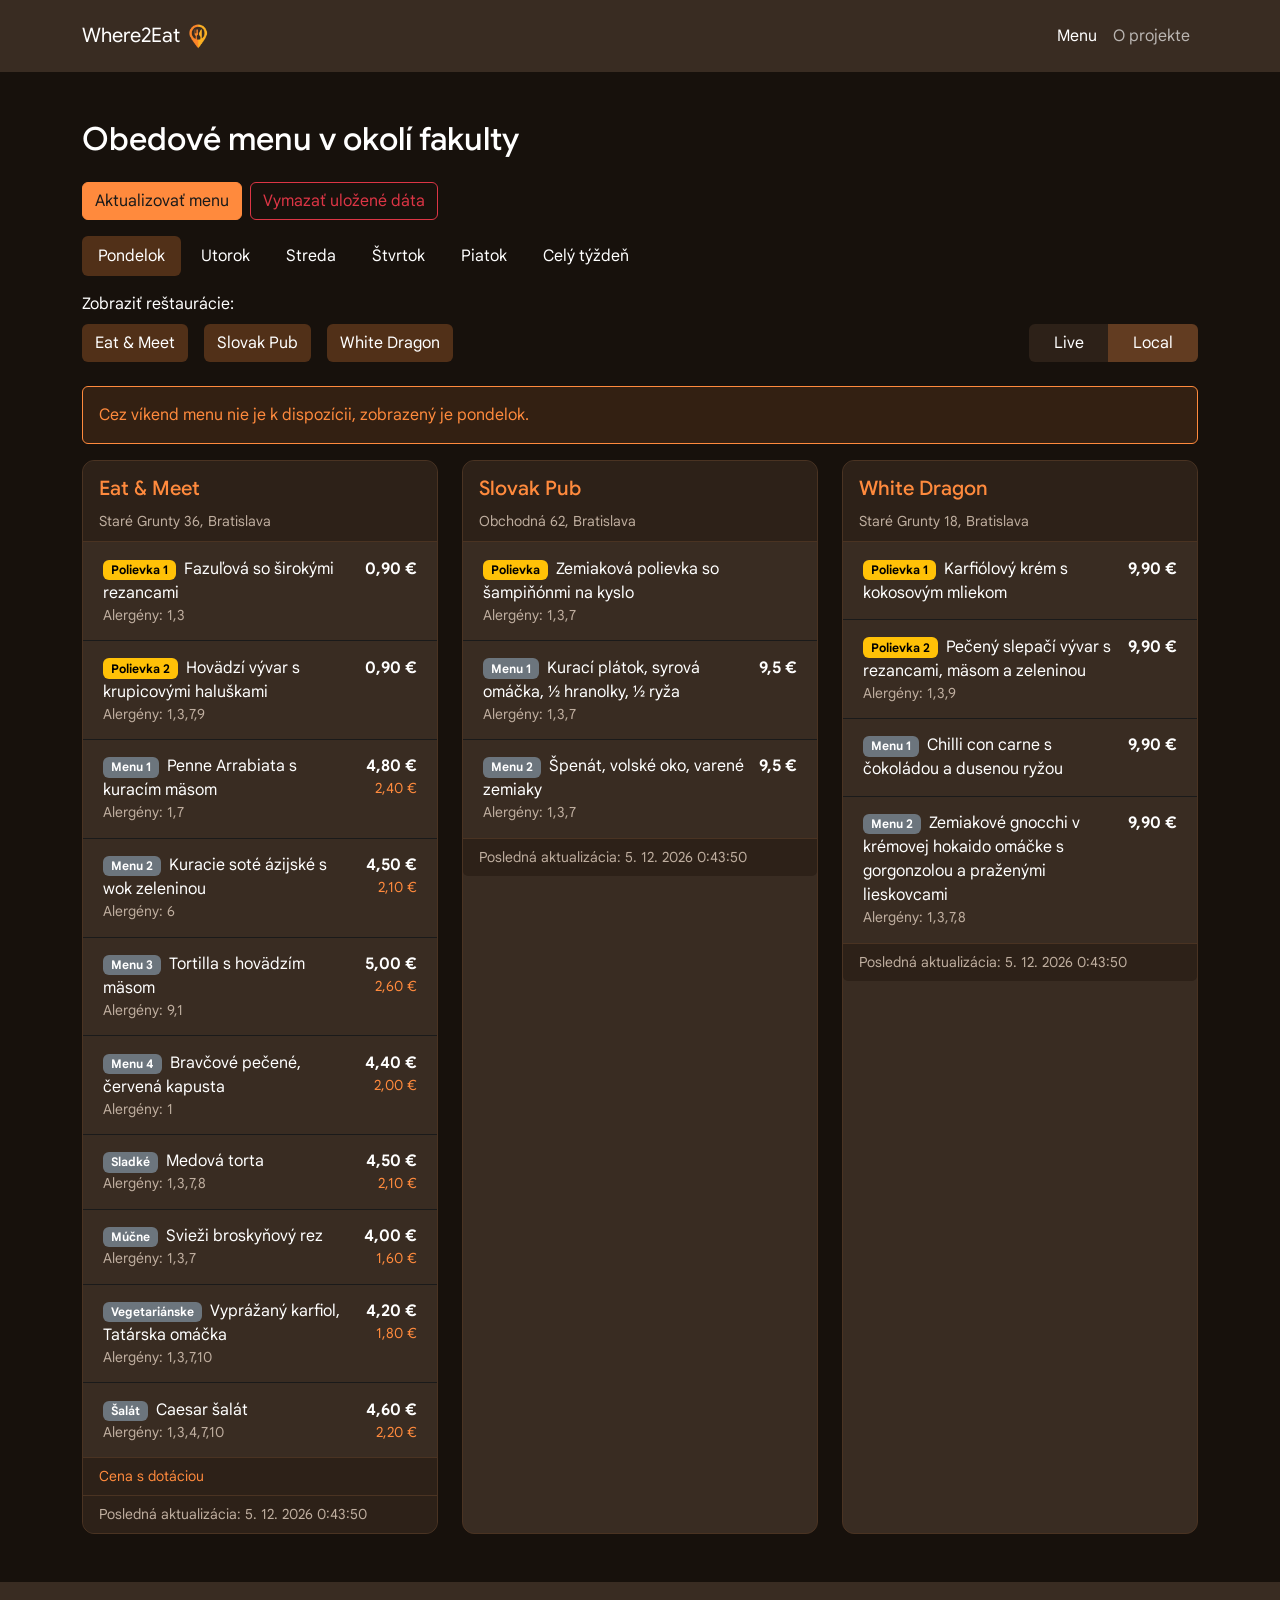
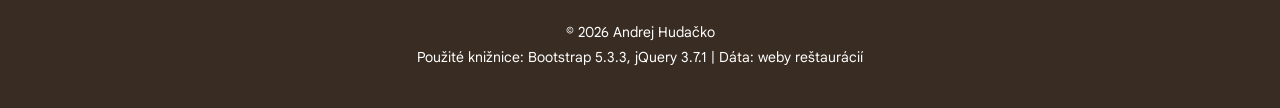
<file: index.html>
<!-- 
    BOOTSTRAP -> classy pri prvkoch: 
        m / p -> margin / padding
        t / b / s / e -> top / bottom / start / end
        x / y -> horizontal (vlavo aj v pravo spolu) / vertical (hore dole spolu)
        bez pismena -> vsetkymi smermi
        cislo (0-5) -> velkost 1 2 3 4 5

        d-flex -> posklada deti vedla seba
        flex-wrap -> povolí zalomenie
        justify-content-between -> roztiahne do kraja
        gap-2 -> medzera mezi nimi
        text-end -> zarovná text doprava
        text-nowrap -> zakaze zalamovanie
        d-none -> skryje prvok
        d-block -> zobrazi prvok ako blok
        container -> vycentruje obsah a obmedzi sirku

-->

<!doctype html>
<html lang="sk" data-bs-theme="dark">

<head>
    <meta charset="UTF-8">
    <meta name="viewport" content="width=device-width, initial-scale=1.0">
    <title>Where2Eat | Obedové menu v okolí FEI</title>
    <meta name="description" content="Denné menu reštaurácií v okolí FEI STU na jednom mieste.">
    <link rel="icon" type="image/png" href="img/favicon.png">

    <meta property="og:title" content="Where2Eat | Obedové menu v okolí FEI">
    <meta property="og:description" content="Denné menu reštaurácií v okolí FEI STU na jednom mieste.">
    <meta property="og:image" content="img/favicon.png">

    <!-- Bootstrap (CSS knižnica) -->
    <link rel="stylesheet" href="https://cdn.jsdelivr.net/npm/bootstrap@5.3.3/dist/css/bootstrap.min.css">
    <!-- vlastné štýly až po Bootstrape, aby ich mohli prepísať -->
    <link rel="stylesheet" href="css/styles.css">
</head>

<body>
    <header>
        <!-- navbar-expand-md: na mobile sa menu zbalí do hamburgera -->
        <nav class="navbar navbar-expand-md bg-body-tertiary py-3">
            <div class="container">
                <a class="navbar-brand" href="index.html">Where2Eat
                    <img src="img/logo.png" alt="Logo Where2Eat" height="28">
                </a>
                <button class="navbar-toggler" type="button" data-bs-toggle="collapse" data-bs-target="#main-nav">
                    <span class="navbar-toggler-icon"></span>
                </button>
                <div class="collapse navbar-collapse" id="main-nav">
                    <ul class="navbar-nav ms-auto">
                        <li class="nav-item">
                            <a class="nav-link active" href="index.html">Menu</a>
                        </li>
                        <li class="nav-item">
                            <a class="nav-link" href="docs/about_project.html">O projekte</a>
                        </li>
                    </ul>
                </div>
            </div>
        </nav>
    </header>

    <main class="container my-4 ">
        <h1 class="h2 mt-5 mb-4">Obedové menu v okolí fakulty</h1>

        <!-- tlačidlá na obnovu a vymazanie dát -->
        <div class="mb-3 d-flex flex-wrap gap-2">
            <button type="button" class="btn btn-primary" id="btn-update">
                Aktualizovať menu
            </button>
            <button type="button" class="btn btn-outline-danger" id="btn-clear">
                Vymazať uložené dáta
            </button>
        </div>

        <!-- výber dňa (JS prepína triedu active) -->
        <nav class="mb-3">
            <ul class="nav nav-pills flex-wrap gap-1" id="day-tabs">
                <li class="nav-item">
                    <button type="button" class="nav-link" data-day="1">Pondelok</button>
                </li>
                <li class="nav-item">
                    <button type="button" class="nav-link" data-day="2">Utorok</button>
                </li>
                <li class="nav-item">
                    <button type="button" class="nav-link" data-day="3">Streda</button>
                </li>
                <li class="nav-item">
                    <button type="button" class="nav-link" data-day="4">Štvrtok</button>
                </li>
                <li class="nav-item">
                    <button type="button" class="nav-link" data-day="5">Piatok</button>
                </li>
                <li class="nav-item">
                    <button type="button" class="nav-link" data-day="week"> Celý týždeň</button>
                </li>
            </ul>
        </nav>

        <!-- filter reštaurácií (zaškrtávacie políčka doplní JS) -->
        <div class="d-flex flex-wrap justify-content-between align-items-end gap-3 mb-4">
            <fieldset>
                <legend class="fs-6">Zobraziť reštaurácie:</legend>
                <div id="restaurant-filter" class="d-flex flex-wrap gap-3"></div>
            </fieldset>

            <div id="source-switch" class="btn-group">
                <input type="radio" class="btn-check" name="source" id="source-live" value="live">
                <label class="btn" for="source-live">Live</label>

                <input type="radio" class="btn-check" name="source" id="source-local" value="local" checked>
                <label class="btn" for="source-local">Local</label>
            </div>
        </div>

        <p id="weekend-msg" class="alert alert-info d-none">
            Cez víkend menu nie je k dispozícii, zobrazený je pondelok.
        </p>
        <!-- indikátor načítavania; d-none = skryté -->
        <div id="loading" class="text-center my-5 d-none">
            <div class="spinner-border"></div>
            <p class="mt-2">Načítavam menu…</p>
        </div>

        <!-- sem JS vykreslí karty reštaurácií -->
        <div id="menu" class="row g-4"></div>
    </main>

    <footer class="bg-body-tertiary py-3 mt-5">
        <div class="container text-center small">
            <p class="mb-1 mt-4">&copy; 2026 Andrej Hudačko</p>
            <p class="mb-4">
                Použité knižnice: Bootstrap 5.3.3, jQuery 3.7.1 | Dáta: weby
                reštaurácií
            </p>
        </div>
    </footer>

    <!-- jQuery a Bootstrap (JS) -->
    <script src="https://code.jquery.com/jquery-3.7.1.min.js"></script>
    <script src="https://cdn.jsdelivr.net/npm/bootstrap@5.3.3/dist/js/bootstrap.bundle.min.js"></script>
    <!-- vlastný kód; poradie: parsery, ukladanie, hlavná logika -->
    <script src="js/parsers.js"></script>
    <script src="js/storage.js"></script>
    <script src="js/app.js"></script>
</body>

</html>
</file>
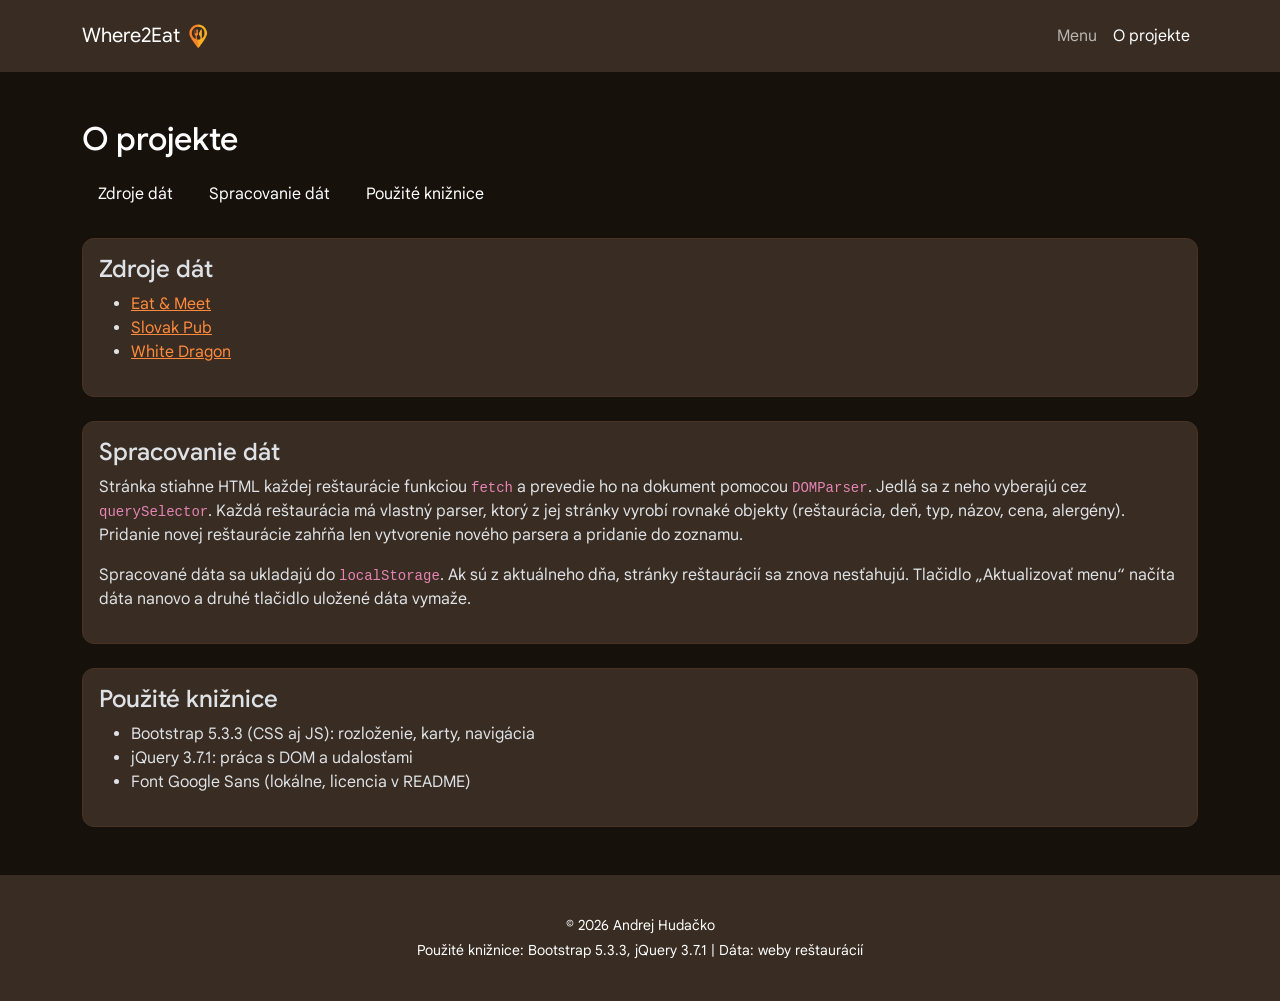
<file: docs/about_project.html>
<!DOCTYPE html>
<html lang="sk" data-bs-theme="dark">
<head>
    <meta charset="UTF-8">
    <meta name="viewport" content="width=device-width, initial-scale=1.0">
    <title>O projekte | Where2Eat</title>
    <link rel="icon" type="image/png" href="../img/favicon.png">

    <meta property="og:title" content="Where2Eat | Obedové menu v okolí FEI">
    <meta property="og:description" content="Denné menu reštaurácií v okolí FEI STU na jednom mieste.">
    <meta property="og:image" content="img/favicon.png">

    <link rel="stylesheet" href="https://cdn.jsdelivr.net/npm/bootstrap@5.3.3/dist/css/bootstrap.min.css">
    <link rel="stylesheet" href="../css/styles.css">
</head>
<body class="d-flex flex-column min-vh-100">
    <header>
      <!-- navbar-expand-md: na mobile sa menu zbalí do hamburgera -->
      <nav class="navbar navbar-expand-md bg-body-tertiary py-3">
        <div class="container">
          <a class="navbar-brand" href="../index.html">Where2Eat
              <img src="../img/logo.png" alt="Logo Where2Eat" height="28">
          </a>
          <button
            class="navbar-toggler"
            type="button"
            data-bs-toggle="collapse"
            data-bs-target="#main-nav"
          >
            <span class="navbar-toggler-icon"></span>
          </button>
          <div class="collapse navbar-collapse" id="main-nav">
            <ul class="navbar-nav ms-auto">
              <li class="nav-item">
                <a class="nav-link" href="../index.html">Menu</a>
              </li>
              <li class="nav-item">
                <a class="nav-link active" href="about_project.html">O projekte</a>
              </li>
            </ul>
          </div>
        </div>
      </nav>
    </header>

    <main class="container my-4">
        <h1 class="h2 mb-3 mt-4">O projekte</h1>

        <!-- navigácia po sekciách stránky (nečíslovaný zoznam) -->
        <nav class="mb-4">
            <ul class="nav nav-pills flex-wrap gap-1">
                <li class="nav-item"><a class="nav-link" href="#zdroje">Zdroje dát</a></li>
                <li class="nav-item"><a class="nav-link" href="#spracovanie">Spracovanie dát</a></li>
                <li class="nav-item"><a class="nav-link" href="#kniznice">Použité knižnice</a></li>
            </ul>
        </nav>

        <section id="zdroje" class="card mb-4">
            <div class="card-body">
            <h2 class="h4">Zdroje dát</h2>
            <ul>
                <li><a href="https://eatandmeet.sk/tyzdenne-menu" target="_blank" rel="noopener">Eat &amp; Meet</a></li>
                <li><a href="https://slovakpub.sk/denne-menu/" target="_blank" rel="noopener">Slovak Pub</a></li>
                <li><a href="https://whitedragon.sk/menucka/" target="_blank" rel="noopener">White Dragon</a></li>
            </ul>
            </div>
        </section>

        <section id="spracovanie" class="card mb-4">
            <div class="card-body">
            <h2 class="h4">Spracovanie dát</h2>
            <p>Stránka stiahne HTML každej reštaurácie funkciou <code>fetch</code> a prevedie ho na dokument pomocou <code>DOMParser</code>. Jedlá sa z neho vyberajú cez <code>querySelector</code>. Každá reštaurácia má vlastný parser, ktorý z jej stránky vyrobí rovnaké objekty (reštaurácia, deň, typ, názov, cena, alergény). Pridanie novej reštaurácie zahŕňa len vytvorenie nového parsera a pridanie do zoznamu.</p>
            <p>Spracované dáta sa ukladajú do <code>localStorage</code>. Ak sú z aktuálneho dňa, stránky reštaurácií sa znova nesťahujú. Tlačidlo „Aktualizovať menu“ načíta dáta nanovo a druhé tlačidlo uložené dáta vymaže.</p>
            </div>
        </section>

        <section id="kniznice" class="card mb-4">
            <div class="card-body">
            <h2 class="h4">Použité knižnice</h2>
            <ul>
                <li>Bootstrap 5.3.3 (CSS aj JS): rozloženie, karty, navigácia</li>
                <li>jQuery 3.7.1: práca s DOM a udalosťami</li>
                <li>Font Google Sans (lokálne, licencia v README)</li>
            </ul>
            </div>
        </section>
    </main>

    <footer class="bg-body-tertiary py-3 mt-auto">
      <div class="container text-center small">
        <p class="mb-1 mt-4">&copy; 2026 Andrej Hudačko</p>
        <p class="mb-4">
          Použité knižnice: Bootstrap 5.3.3, jQuery 3.7.1 | Dáta: weby
          reštaurácií
        </p>
      </div>
    </footer>

        <!-- jQuery a Bootstrap (JS) -->
        <script src="https://cdn.jsdelivr.net/npm/bootstrap@5.3.3/dist/js/bootstrap.bundle.min.js"></script>
        <!-- vlastný kód; poradie: parsery, ukladanie, hlavná logika -->
        
    </body>
</html>
</file>
<file: css/styles.css>
/* všetky farby stránky na jednom mieste */
:root {
    --bg: #17110c;                       /* pozadie stránky (tmavohnedá) */
    --surface: #392c22;                  /* karty, navbar, footer */
    --surface-header: #2d2118;           /* hlavička karty */
    --border: #4a3322;                   /* okraje */
    --text: #ffffff;                     /* hlavný text */
    --text-muted: #bfae9f;               /* druhotný text */
    --accent: #ff8a3d;                   /* oranžová */
    --accent-hover: #ffa05e;             /* oranžová pri prejdení myšou */
    --accent-soft: rgba(255, 138, 61, 0.12);   /* jemné pozadie pri hover */
    --accent-active: rgba(255, 138, 61, 0.25); /* pozadie zvolenej záložky */
    --on-accent: #1a1a1a;                /* text na oranžovom tlačidle */

    --bs-secondary-color: var(--text-muted); /* prepíše sivú farbu v Bootstrape */
}

 
@font-face {
    font-family: "Google Sans";
    src: url("../fonts/google-sans.woff2") format("woff2");
    font-weight: 100 900;
    font-style: normal;
    font-display: swap;
}

body {
    font-family: "Google Sans", sans-serif;
    background-color: var(--bg);
    color: var(--text);
}

a { /*odkazy*/
    color: var(--accent);
}

a:hover {
    color: var(--accent-hover);                 /* odkaz sa pri prejdení myšou zosvetlí */
}

.bg-body-tertiary {
    background-color: var(--surface) !important; /* zmení pozadie navbaru a footeru na farbu kariet */
}



.nav-pills .nav-link {
    color: var(--text);                         /* text všetkých záložiek je biely */
}

.nav-pills .nav-link:hover {
    background-color: var(--accent-soft);       /* pri prejdení myšou sa za záložkou objaví jemný oranžový obdĺžnik */
}

/* musí byť až pod :hover, aby pri zvolenej záložke vyhralo toto pravidlo */
.nav-pills .nav-link.active {
    background-color: var(--accent-active);     /* zvolená záložka má výraznejší obdĺžnik, ale nie plne oranžový */
}


/* tlačidlo dnešného dňa: oranžový text, ak nie je práve zvolené */
.nav-pills .nav-link.today {
    color: var(--accent);
}
/*tlacidlo aktualizoavt menu*/ 

.btn-primary { /*bootstrap premenne*/
    --bs-btn-bg: var(--accent);                 /* pozadie tlačidla je oranžové (namiesto modrej) */
    --bs-btn-border-color: var(--accent);       /* okraj tlačidla je oranžový */

    --bs-btn-color: var(--on-accent);           /* text v tlačidle je tmavý, aby bol čitateľný */

    --bs-btn-hover-bg: var(--accent-hover);     /* pri prejdení myšou sa pozadie zosvetlí */
    --bs-btn-hover-border-color: var(--accent-hover); /* okraj sa pri hover zosvetlí tiež */
    --bs-btn-hover-color: var(--on-accent);     /* text pri hover ostane tmavý */
    
    --bs-btn-active-bg: var(--accent-hover);    /* farba pozadia v okamihu kliknutia */
    --bs-btn-active-border-color: var(--accent-hover); /* farba okraja v okamihu kliknutia */
    --bs-btn-active-color: var(--on-accent);    /* farba textu v okamihu kliknutia */
}



.form-check-input:checked { /*check*/
    background-color: var(--accent);            /* zaškrtnuté políčko filtra je oranžové (namiesto modrého) */
    border-color: var(--accent);                /* okraj zaškrtnutého políčka je oranžový */
}

/* tlačidlá filtra reštaurácií a prepínača LIVE / LOCAL: rovnaký vzhľad ako záložky dní */
#restaurant-filter .btn,
#source-switch .btn {
    --bs-btn-color: var(--text);                  /* text je biely */
    --bs-btn-bg: transparent;                     /* v pokoji bez pozadia */
    --bs-btn-border-color: transparent;           /* žiadny rámček */
    
    --bs-btn-active-bg: var(--accent-active);     /* zapnuté tlačidlo má výraznejšie pozadie */
    --bs-btn-active-border-color: transparent;    /* a stále bez rámčeka */
    --bs-btn-active-color: var(--text);         /* s oranžovým textom */
}

/* vypnuté tlačidlo filtra pri prejdení myšou: jemný oranžový obdĺžnik */
#restaurant-filter .btn-check:not(:checked) + .btn:hover,
#source-switch .btn-check:not(:checked) + .btn:hover {
    background-color: var(--accent-soft);
}

/* tmavý obdĺžnik okolo prepínača LIVE / LOCAL */
#source-switch {
    background-color: var(--surface-header);
    border-radius: var(--bs-border-radius);
}

/* väčšie odsadenie vnútri tlačidiel prepínača (na mobile ho prepíše pravidlo nižšie) */
#source-switch .btn {
    --bs-btn-padding-y: 0.4rem;                 /* zvislé odsadenie */
    --bs-btn-padding-x: 1.5rem;                 /* vodorovné odsadenie */
}

.spinner-border {
    color: var(--accent);                       /* točiace sa koliesko pri načítavaní je oranžové */
}

.alert-info {
    --bs-alert-color: var(--accent);            /* text správy je oranžový (namiesto tyrkysovej) */
    --bs-alert-bg: var(--accent-soft);          /* pozadie správy je jemne oranžové */
    --bs-alert-border-color: var(--accent);     /* okraj správy je oranžový */
}

/*kary restauracii*/

.list-group {
    --bs-list-group-bg: transparent;            /* riadky nemajú vlastné pozadie, vidno farbu karty */
    --bs-list-group-color: var(--text);         /* text riadkov je biely */
    --bs-list-group-border-color: var(--on-accent);/* čiary medzi riadkami majú hnedú farbu */
    --bs-list-group-item-padding-y: 0.9rem;     /* zvislé odsadenie riadku (predvolene 0.5rem) */
    --bs-list-group-item-padding-x: 1.25rem;    /* vodorovné odsadenie riadku (predvolene 1rem) */
}


.card {
    --bs-card-bg: var(--surface);               /* pozadie karty (tmavohnedá) */
    --bs-card-border-color: var(--border);      /* farba okraja karty */
    --bs-card-cap-bg: var(--surface-header);    /* pozadie hlavičky aj pätičky karty */
    border-radius: 12px;                        /* zaoblené rohy karty */
    overflow: hidden;                           /* obsah karty nevytŕča cez zaoblené rohy */
}

.card-header a {
    text-decoration: none;                      /* názov reštaurácie nie je podčiarknutý (farba prichádza z pravidla pre odkazy) */
}

/* zoznam jedál vo vnútri karty */
.list-group {
    --bs-list-group-bg: transparent;            /* riadky nemajú vlastné pozadie, vidno farbu karty */
    --bs-list-group-color: var(--text);         /* text riadkov je biely */
    --bs-list-group-border-color: var(--on-accent);/* čiary medzi riadkami majú hnedú farbu */
}

.text-accent {
    color: var(--accent);                       /* oranžový text (ISIC cena a poznámka o dotácii, trieda sa dáva v app.js) */
}

@media (max-width: 576px) {
    .nav-pills .nav-link {
        padding: 0.4rem 0.6rem;                 /* menšie odsadenie v záložkách dní */
        font-size: 0.95rem;                     /* o niečo menšie písmo */
    }

    #restaurant-filter .btn,
    #source-switch .btn {
        --bs-btn-padding-y: 0.4rem;             /* menšie zvislé odsadenie tlačidiel filtra */
        --bs-btn-padding-x: 0.6rem;             /* menšie vodorovné odsadenie tlačidiel filtra */
        --bs-btn-font-size: 0.95rem;            /* menšie písmo tlačidiel filtra */
    }

    h1 {
        font-size: 1.5rem;                      /* menší hlavný nadpis */
    }
}
</file>
